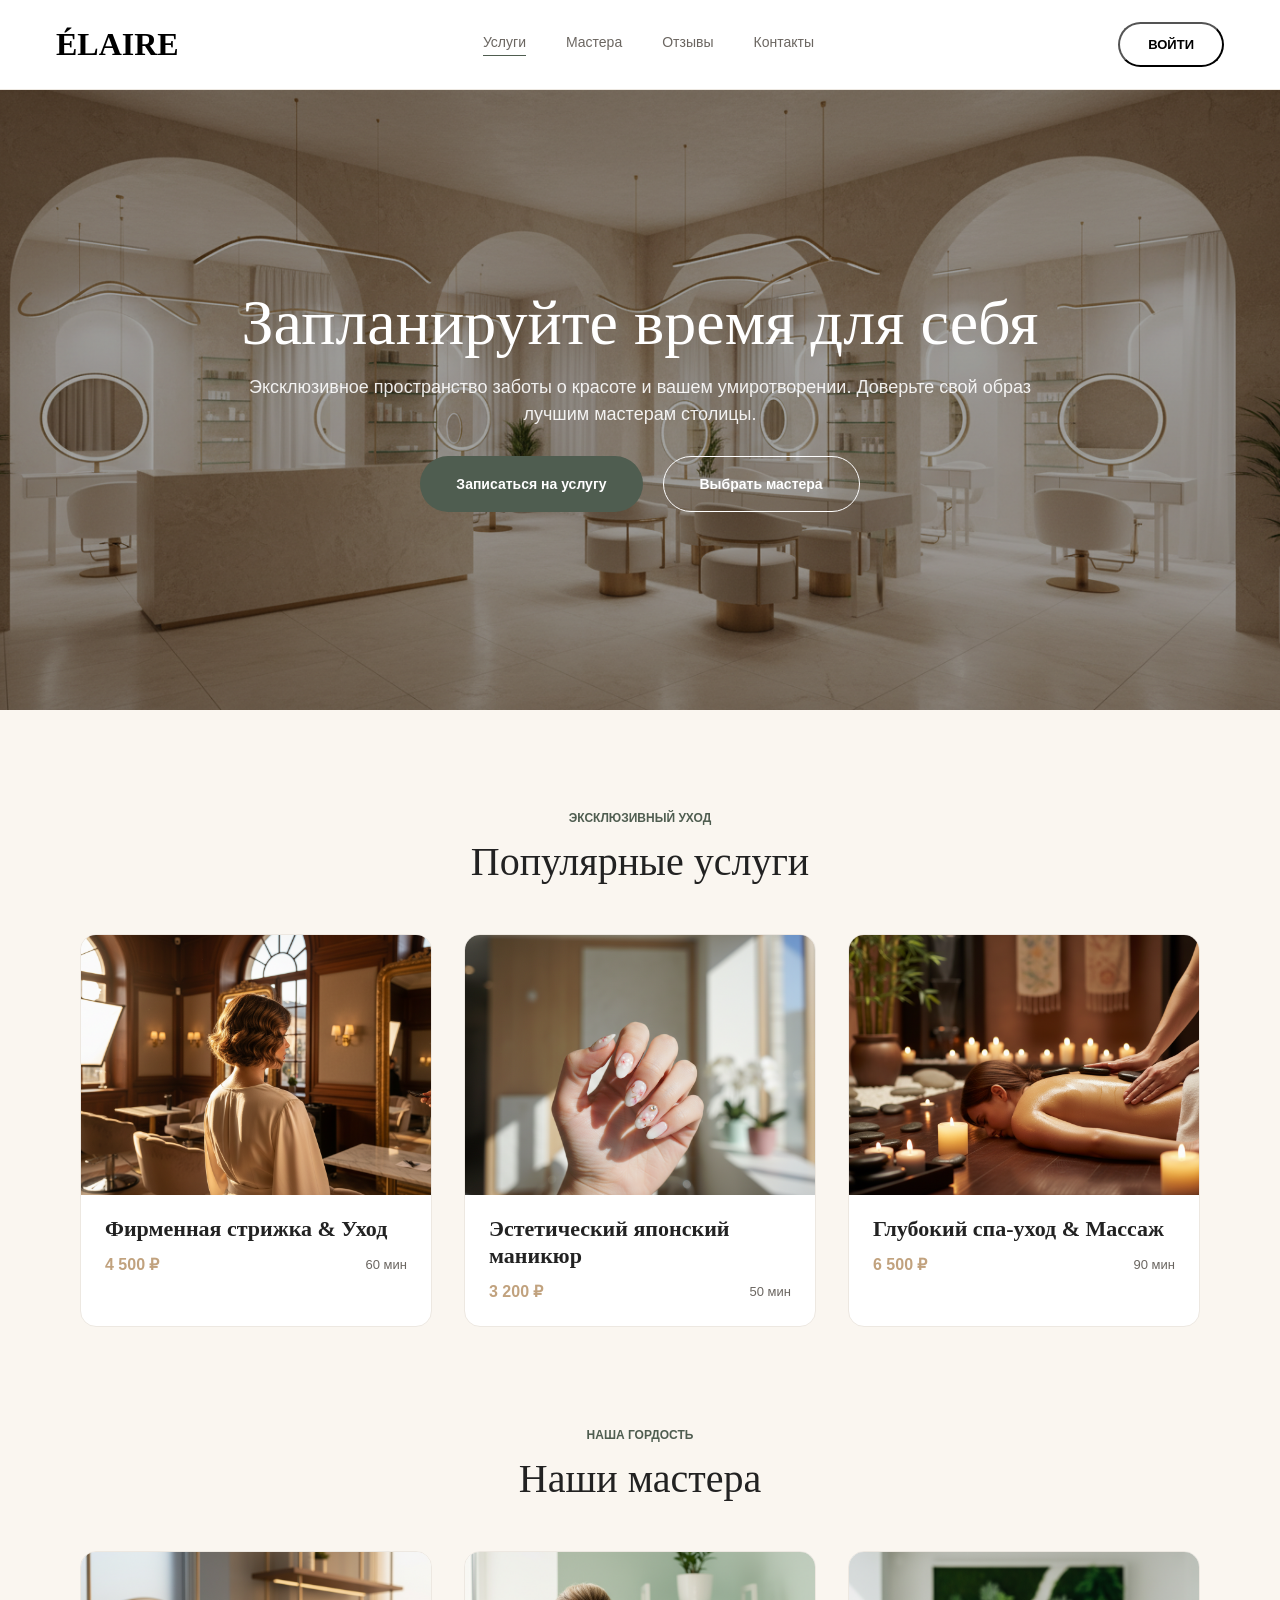
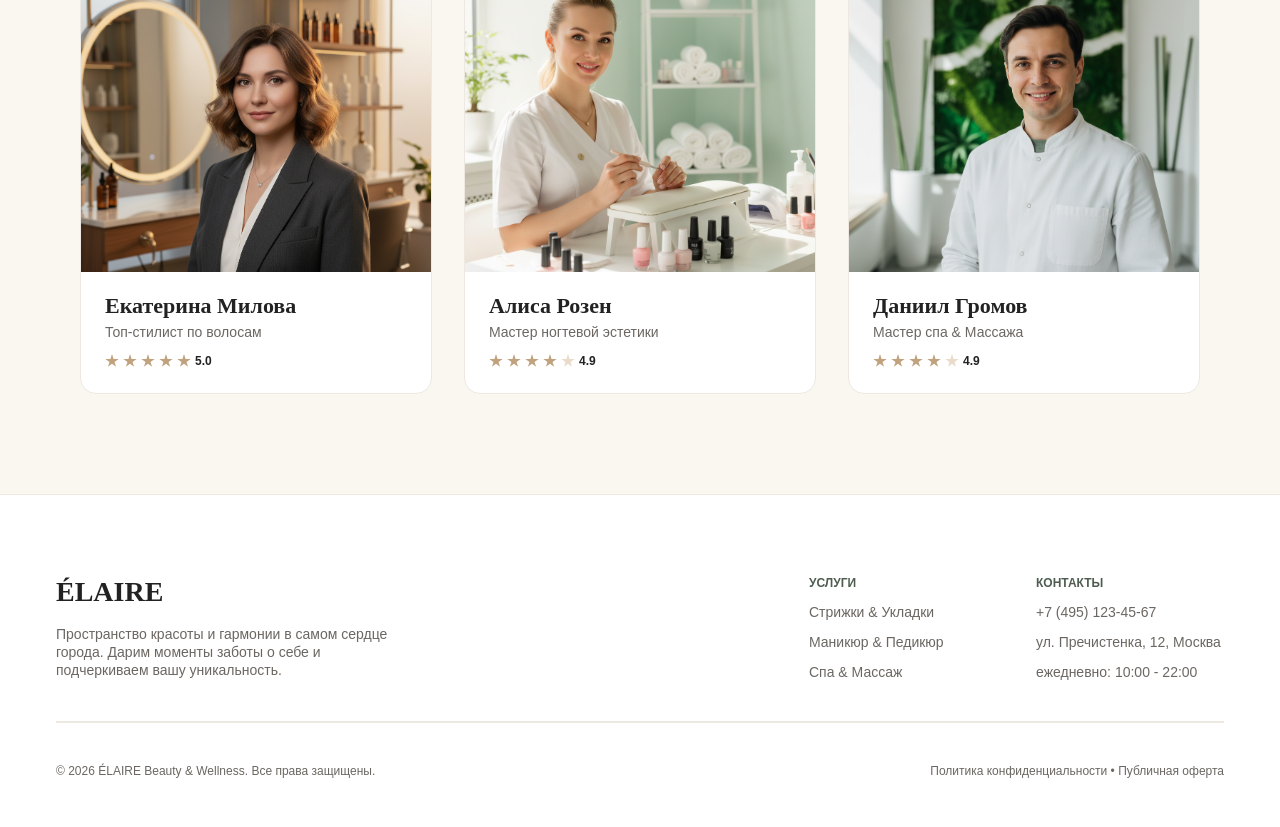
<file: frontend-1-complete/index.html>
<!DOCTYPE html>
<html lang="ru">
  <head>
    <meta charset="UTF-8" />
    <link rel="icon" type="image/svg+xml" href="/favicon.svg" />
    <meta name="viewport" content="width=device-width, initial-scale=1.0" />
    <title>ÉLAIRE — Салон услуг</title>
    <link rel="stylesheet" href="home.css" />
  </head>
  <body>
    <div class="page">
      <!-- header -->
      <header class="header">
        <div class="logo">
          <span class="logo-text">ÉLAIRE</span>
        </div>
        <nav class="nav-links">
          <div class="nav-item active"><a href="#">Услуги</a></div>
          <div class="nav-item"><a href="#">Мастера</a></div>
          <div class="nav-item"><a href="#">Отзывы</a></div>
          <div class="nav-item"><a href="#">Контакты</a></div>
        </nav>
        <button class="login-button"><span>Войти</span></button>
      </header>

      <!-- hero -->
      <section class="hero">
        <div class="hero-text-container">
          <h1 class="hero-title">Запланируйте время для себя</h1>
          <p class="hero-desc">
            Эксклюзивное пространство заботы о красоте и вашем умиротворении.
            Доверьте свой образ лучшим мастерам столицы.
          </p>
        </div>
        <div class="hero-ctas">
          <button
            class="cta-service"
            onclick="window.location.href='services.html'"
          >
            Записаться на услугу
          </button>
          <button class="cta-master">Выбрать мастера</button>
        </div>
      </section>

      <!-- popular services -->
      <section class="popular-services">
        <div class="section-header">
          <span class="section-tag">Эксклюзивный уход</span>
          <h2 class="section-title">Популярные услуги</h2>
        </div>
        <div class="services-grid">
          <article class="service-card">
            <div
              class="service-card-image"
              style="background-image: url('images/service-haircut.png')"
            ></div>
            <div class="service-card-body">
              <h3 class="service-card-title">Фирменная стрижка &amp; Уход</h3>
              <div class="service-card-meta">
                <span class="price">4 500 ₽</span>
                <span class="duration">60 мин</span>
              </div>
            </div>
          </article>
          <article class="service-card">
            <div
              class="service-card-image"
              style="background-image: url('images/service-manicure.png')"
            ></div>
            <div class="service-card-body">
              <h3 class="service-card-title">Эстетический японский маникюр</h3>
              <div class="service-card-meta">
                <span class="price">3 200 ₽</span>
                <span class="duration">50 мин</span>
              </div>
            </div>
          </article>
          <article class="service-card">
            <div
              class="service-card-image"
              style="background-image: url('images/service-spa.png')"
            ></div>
            <div class="service-card-body">
              <h3 class="service-card-title">Глубокий спа-уход &amp; Массаж</h3>
              <div class="service-card-meta">
                <span class="price">6 500 ₽</span>
                <span class="duration">90 мин</span>
              </div>
            </div>
          </article>
        </div>
      </section>

      <!-- our masters -->
      <section class="our-masters">
        <div class="section-header">
          <span class="section-tag">Наша гордость</span>
          <h2 class="section-title">Наши мастера</h2>
        </div>
        <div class="masters-grid">
          <article class="master-card">
            <div
              class="master-card-image"
              style="background-image: url('images/master-ekaterina.png')"
            ></div>
            <div class="master-card-body">
              <div class="master-info">
                <h3 class="master-name">Екатерина Милова</h3>
                <span class="master-role">Топ-стилист по волосам</span>
              </div>
              <div class="stars">
                <span class="star"></span>
                <span class="star"></span>
                <span class="star"></span>
                <span class="star"></span>
                <span class="star"></span>
                <span class="rating">5.0</span>
              </div>
            </div>
          </article>
          <article class="master-card">
            <div
              class="master-card-image"
              style="background-image: url('images/master-alisa.png')"
            ></div>
            <div class="master-card-body">
              <div class="master-info">
                <h3 class="master-name">Алиса Розен</h3>
                <span class="master-role">Мастер ногтевой эстетики</span>
              </div>
              <div class="stars">
                <span class="star"></span>
                <span class="star"></span>
                <span class="star"></span>
                <span class="star"></span>
                <span class="star star-empty"></span>
                <span class="rating">4.9</span>
              </div>
            </div>
          </article>
          <article class="master-card">
            <div
              class="master-card-image"
              style="background-image: url('images/master-daniil.png')"
            ></div>
            <div class="master-card-body">
              <div class="master-info">
                <h3 class="master-name">Даниил Громов</h3>
                <span class="master-role">Мастер спа &amp; Массажа</span>
              </div>
              <div class="stars">
                <span class="star"></span>
                <span class="star"></span>
                <span class="star"></span>
                <span class="star"></span>
                <span class="star star-empty"></span>
                <span class="rating">4.9</span>
              </div>
            </div>
          </article>
        </div>
      </section>

      <!-- footer -->
      <footer class="footer">
        <div class="footer-top">
          <div class="footer-brand">
            <span class="brand-name">ÉLAIRE</span>
            <span class="brand-desc"
              >Пространство красоты и гармонии в самом сердце города. Дарим
              моменты заботы о себе и подчеркиваем вашу уникальность.</span
            >
          </div>
          <div class="footer-links-row">
            <div class="links-col" style="width: 147px">
              <span class="col-title">Услуги</span>
              <a href="#">Стрижки &amp; Укладки</a>
              <a href="#">Маникюр &amp; Педикюр</a>
              <a href="#">Спа &amp; Массаж</a>
            </div>
            <div class="links-col" style="width: 188px">
              <span class="col-title">Контакты</span>
              <a href="#">+7 (495) 123-45-67</a>
              <a href="#">ул. Пречистенка, 12, Москва</a>
              <a href="#">ежедневно: 10:00 - 22:00</a>
            </div>
          </div>
        </div>
        <div class="footer-line"></div>
        <div class="footer-bottom">
          <span class="copy"
            >© 2026 ÉLAIRE Beauty &amp; Wellness. Все права защищены.</span
          >
          <span class="legal"
            >Политика конфиденциальности • Публичная оферта</span
          >
        </div>
      </footer>
    </div>
  </body>
</html>
</file>
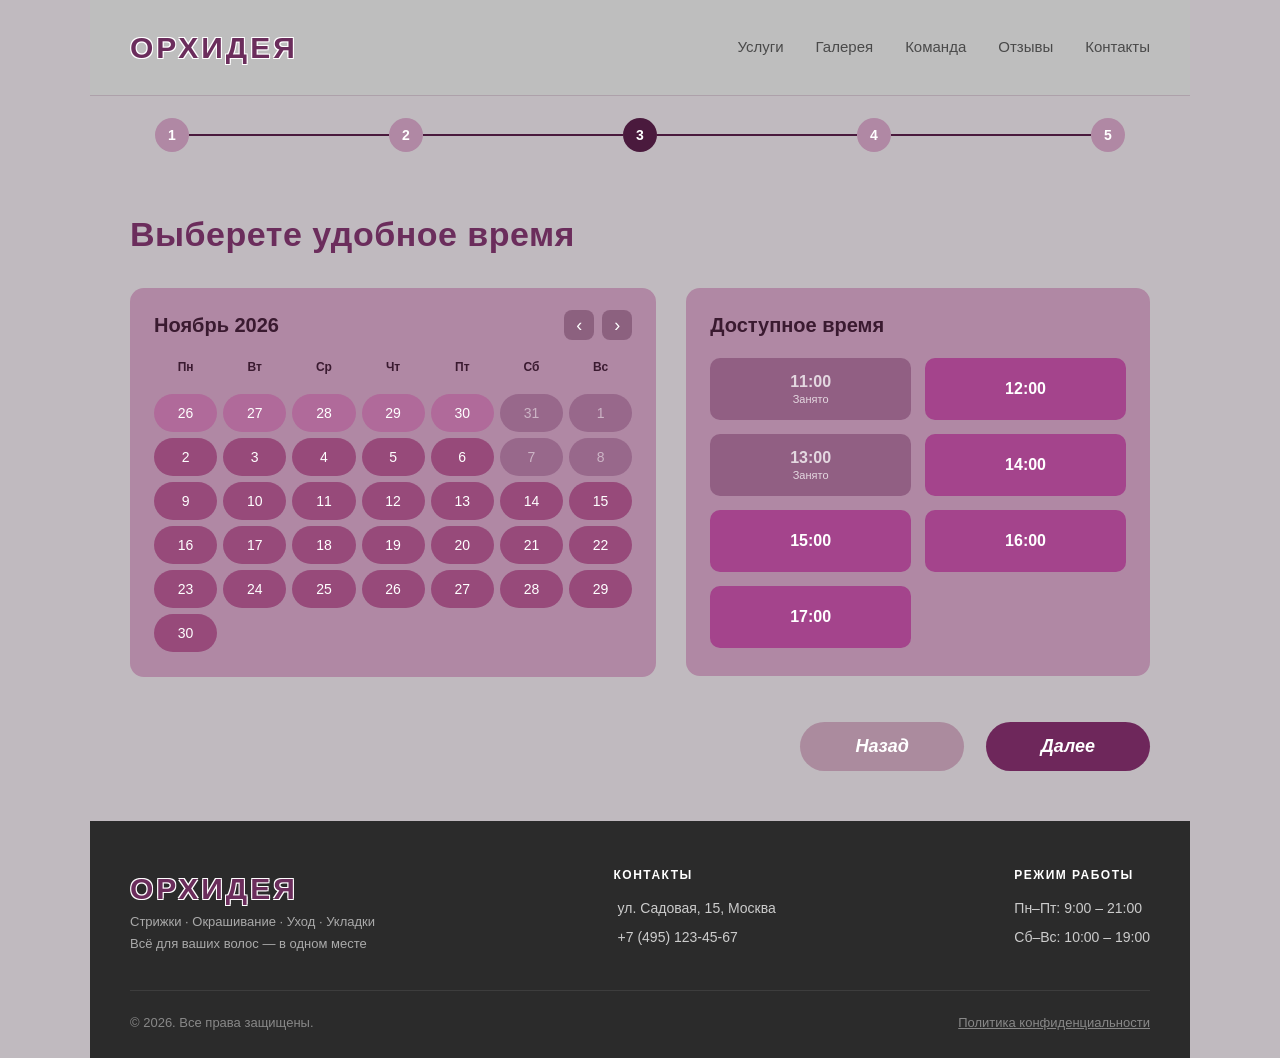
<file: frontend-1-practice/index.html>
<!DOCTYPE html>
<html lang="ru">
  <head>
    <meta charset="UTF-8" />
    <meta name="viewport" content="width=device-width, initial-scale=1.0" />
    <title>Выбор даты и времени — ОРХИДЕЯ</title>
    <link rel="stylesheet" href="styles.css" />
  </head>
  <body>
    <div class="page">

      <!-- Шапка -->
      <header class="header">
        <div class="logo">
          <span class="logo-text">ОРХИДЕЯ</span>
        </div>
        <nav class="nav">
          <a href="#" class="nav-link">Услуги</a>
          <a href="#" class="nav-link">Галерея</a>
          <a href="#" class="nav-link">Команда</a>
          <a href="#" class="nav-link">Отзывы</a>
          <a href="#" class="nav-link">Контакты</a>
        </nav>
      </header>

      <!-- Индикатор шагов -->
      <section class="steps">
        <div class="step">
          <div class="step-circle">1</div>
        </div>
        <div class="step-line"></div>
        <div class="step">
          <div class="step-circle">2</div>
        </div>
        <div class="step-line"></div>
        <div class="step">
          <div class="step-circle active">3</div>
        </div>
        <div class="step-line"></div>
        <div class="step">
          <div class="step-circle">4</div>
        </div>
        <div class="step-line"></div>
        <div class="step">
          <div class="step-circle">5</div>
        </div>
      </section>

      <!-- Основной контент -->
      <main class="main">
        <h1 class="main-title">Выберете удобное время</h1>

        <div class="content-wrapper">

          <!-- Календарь -->
          <section class="calendar">
            <div class="calendar-header">
              <span class="calendar-month">Ноябрь 2026</span>
              <div class="calendar-nav">
                <button class="calendar-arrow">‹</button>
                <button class="calendar-arrow">›</button>
              </div>
            </div>

            <div class="calendar-weekdays">
              <span>Пн</span>
              <span>Вт</span>
              <span>Ср</span>
              <span>Чт</span>
              <span>Пт</span>
              <span>Сб</span>
              <span>Вс</span>
            </div>

            <div class="calendar-grid">
              <button class="day other-month">26</button>
              <button class="day other-month">27</button>
              <button class="day other-month">28</button>
              <button class="day other-month">29</button>
              <button class="day other-month">30</button>
              <button class="day disabled">31</button>
              <button class="day disabled">1</button>

              <button class="day">2</button>
              <button class="day">3</button>
              <button class="day">4</button>
              <button class="day">5</button>
              <button class="day">6</button>
              <button class="day disabled ">7</button>
              <button class="day disabled">8</button>

              <button class="day">9</button>
              <button class="day">10</button>
              <button class="day">11</button>
              <button class="day">12</button>
              <button class="day">13</button>
              <button class="day">14</button>
              <button class="day">15</button>

              <button class="day">16</button>
              <button class="day">17</button>
              <button class="day">18</button>
              <button class="day">19</button>
              <button class="day">20</button>
              <button class="day">21</button>
              <button class="day">22</button>

              <button class="day">23</button>
              <button class="day">24</button>
              <button class="day">25</button>
              <button class="day">26</button>
              <button class="day">27</button>
              <button class="day">28</button>
              <button class="day">29</button>

              <button class="day">30</button>


            </div>
          </section>

          <!-- Слоты времени -->
          <section class="time-slots">
            <h2 class="slots-title">Доступное время</h2>
            <div class="slots-grid">
              <button class="slot busy" disabled>
                <span class="slot-time">11:00</span>
                <span class="slot-status">Занято</span>
              </button>
              <button class="slot">
                <span class="slot-time">12:00</span>
              </button>
              <button class="slot busy" disabled>
                <span class="slot-time">13:00</span>
                <span class="slot-status">Занято</span>
              </button>
              <button class="slot">
                <span class="slot-time">14:00</span>
              </button>
              <button class="slot">
                <span class="slot-time">15:00</span>
              </button>
              <button class="slot">
                <span class="slot-time">16:00</span>
              </button>
              <button class="slot">
                <span class="slot-time">17:00</span>
              </button>
            </div>
          </section>

        </div>

        <!-- Кнопки навигации -->
        <div class="actions">
          <button class="btn btn-back">Назад</button>
          <button class="btn btn-next">Далее</button>
        </div>
      </main>

      <!-- Подвал -->
      <footer class="footer">
        <div class="footer-content">

          <div class="footer-brand">
            <span class="logo-text">ОРХИДЕЯ</span>
            <p class="footer-desc">
              Стрижки · Окрашивание · Уход · Укладки<br />
              Всё для ваших волос — в одном месте
            </p>
          </div>

          <div class="footer-col">
            <span class="footer-title">КОНТАКТЫ</span>
            <p class="footer-text">
              <span class="footer-icon"></span> ул. Садовая, 15, Москва
            </p>
            <p class="footer-text">
              <span class="footer-icon"></span> +7 (495) 123-45-67
            </p>
          </div>

          <div class="footer-col">
            <span class="footer-title">РЕЖИМ РАБОТЫ</span>
            <p class="footer-text">Пн–Пт: 9:00 – 21:00</p>
            <p class="footer-text">Сб–Вс: 10:00 – 19:00</p>
          </div>

        </div>

        <div class="footer-bottom">
          <span class="copyright">© 2026. Все права защищены.</span>
          <a href="#" class="footer-link">Политика конфиденциальности</a>
        </div>
      </footer>

    </div>
  </body>
</html>
</file>
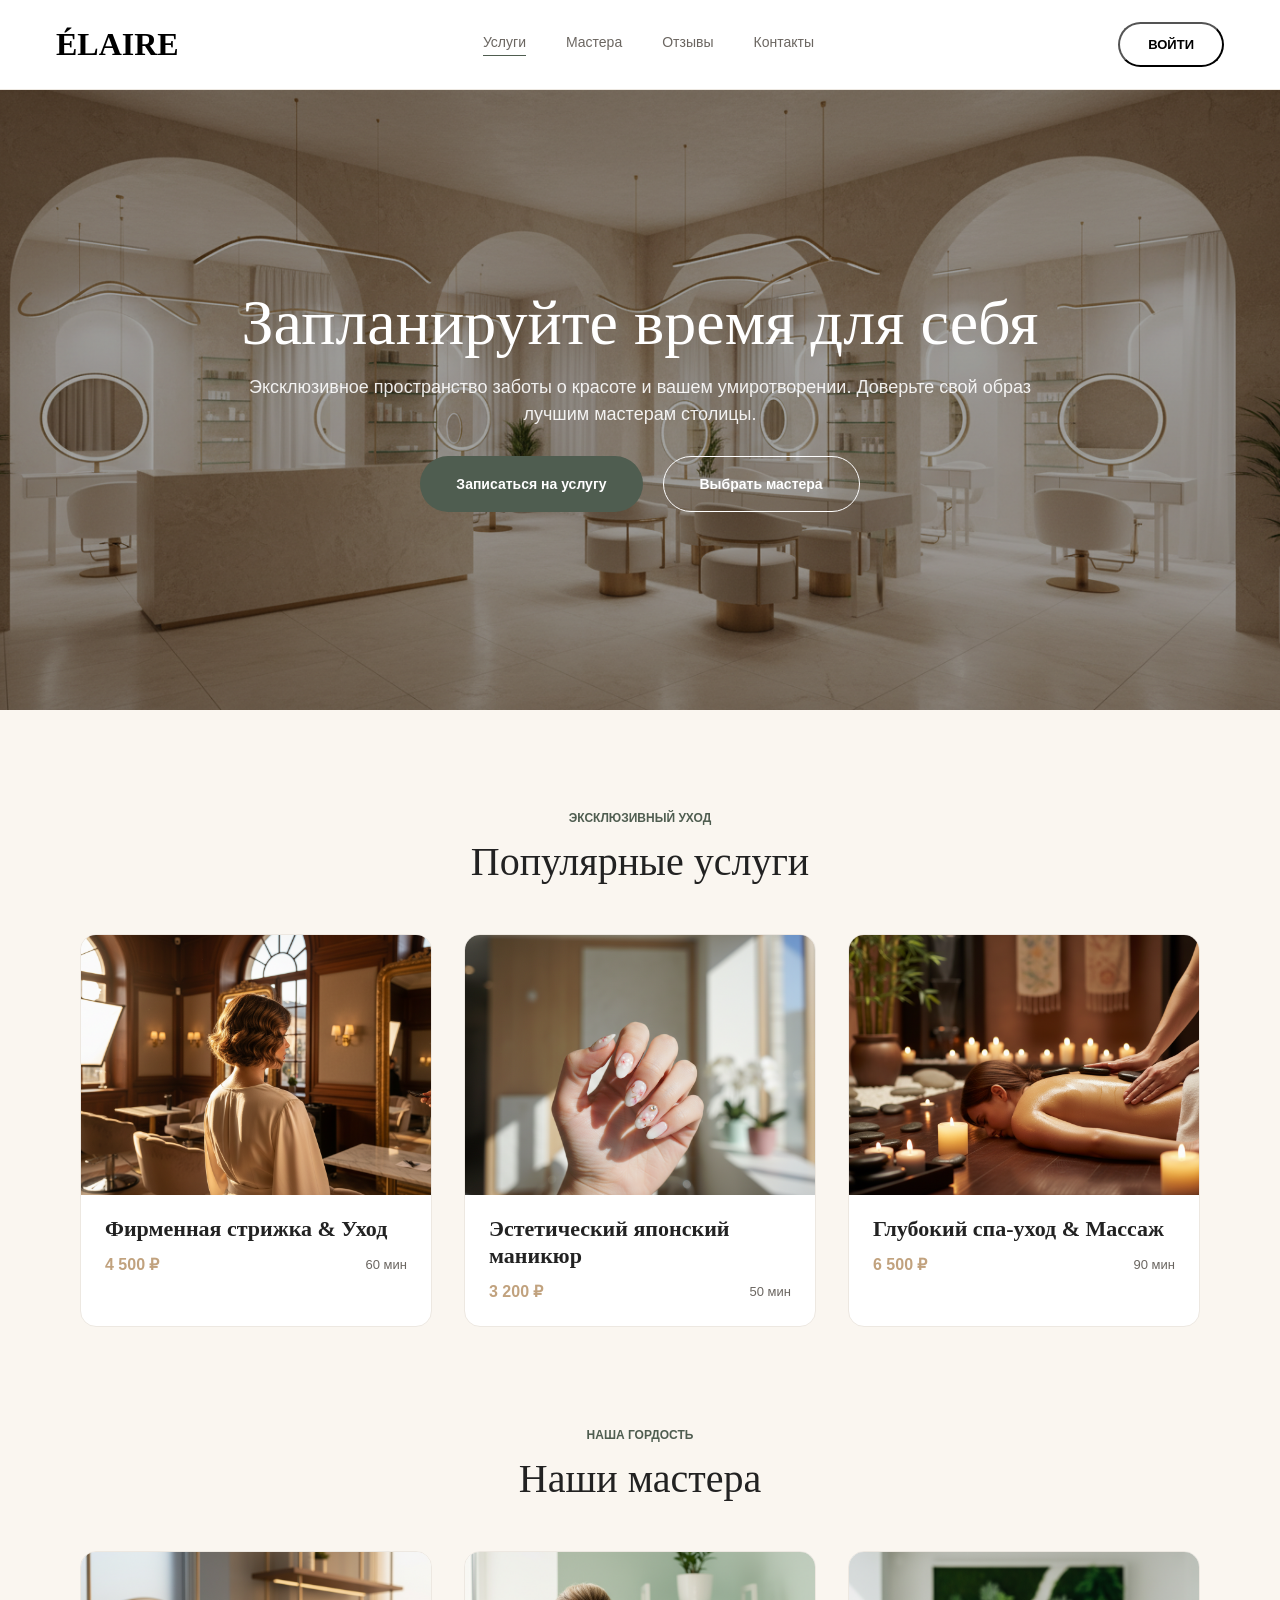
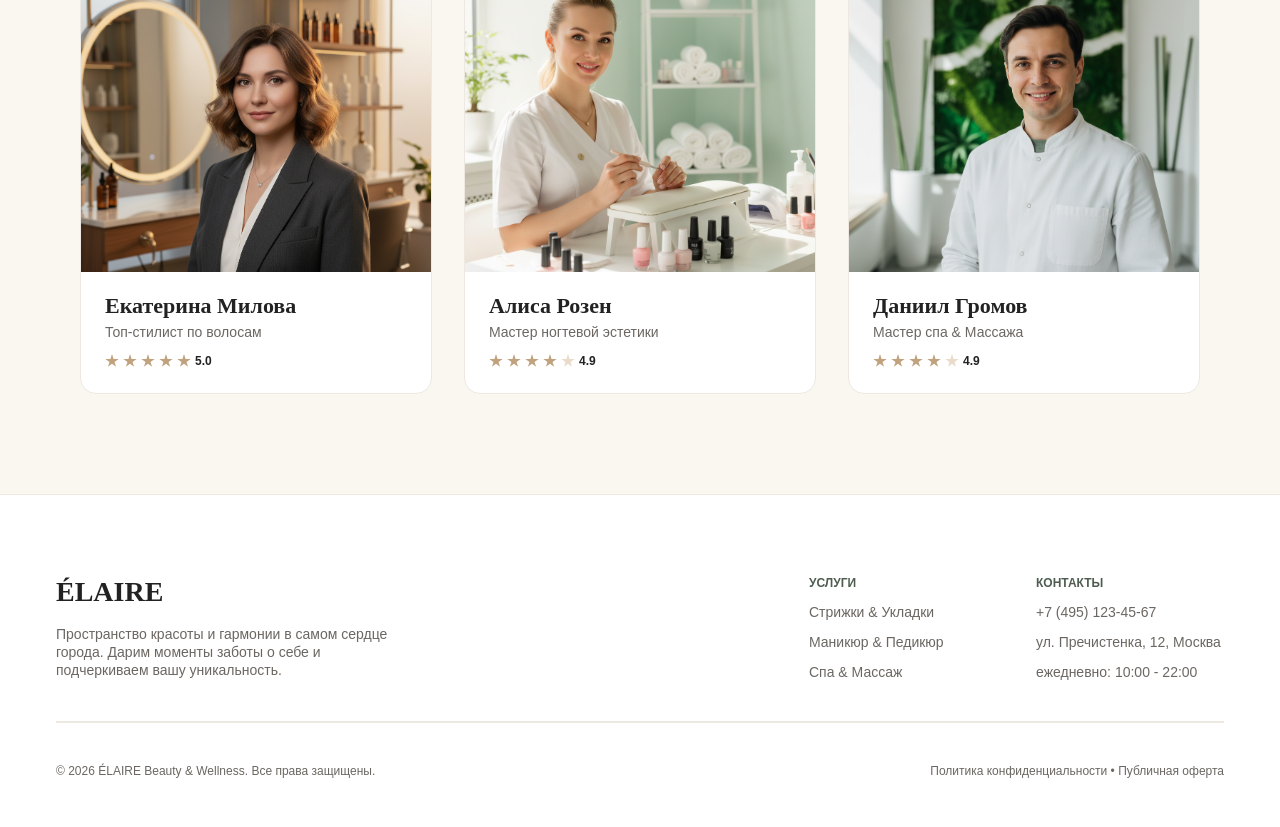
<file: frontend-2-complete/index.html>
<!DOCTYPE html>
<html lang="ru">
  <head>
    <meta charset="UTF-8" />
    <link rel="icon" type="image/svg+xml" href="/favicon.svg" />
    <meta name="viewport" content="width=device-width, initial-scale=1.0" />
    <title>ÉLAIRE — Салон услуг</title>
    <link rel="stylesheet" href="home.css" />
  </head>
  <body>
    <div class="page">
      <!-- header -->
      <header class="header">
        <div class="logo">
          <span class="logo-text">ÉLAIRE</span>
        </div>
        <nav class="nav-links">
          <div class="nav-item active"><a href="#">Услуги</a></div>
          <div class="nav-item"><a href="#">Мастера</a></div>
          <div class="nav-item"><a href="#">Отзывы</a></div>
          <div class="nav-item"><a href="#">Контакты</a></div>
        </nav>
        <button class="login-button"><span>Войти</span></button>
      </header>

      <!-- hero -->
      <section class="hero">
        <div class="hero-text-container">
          <h1 class="hero-title">Запланируйте время для себя</h1>
          <p class="hero-desc">
            Эксклюзивное пространство заботы о красоте и вашем умиротворении.
            Доверьте свой образ лучшим мастерам столицы.
          </p>
        </div>
        <div class="hero-ctas">
          <button class="cta-service">Записаться на услугу</button>
          <button class="cta-master">Выбрать мастера</button>
        </div>
      </section>

      <!-- popular services -->
      <section class="popular-services">
        <div class="section-header">
          <span class="section-tag">Эксклюзивный уход</span>
          <h2 class="section-title">Популярные услуги</h2>
        </div>
        <div class="services-grid">
          <article class="service-card">
            <div
              class="service-card-image"
              style="background-image: url('images/service-haircut.png')"
            ></div>
            <div class="service-card-body">
              <h3 class="service-card-title">Фирменная стрижка &amp; Уход</h3>
              <div class="service-card-meta">
                <span class="price">4 500 ₽</span>
                <span class="duration">60 мин</span>
              </div>
            </div>
          </article>
          <article class="service-card">
            <div
              class="service-card-image"
              style="background-image: url('images/service-manicure.png')"
            ></div>
            <div class="service-card-body">
              <h3 class="service-card-title">Эстетический японский маникюр</h3>
              <div class="service-card-meta">
                <span class="price">3 200 ₽</span>
                <span class="duration">50 мин</span>
              </div>
            </div>
          </article>
          <article class="service-card">
            <div
              class="service-card-image"
              style="background-image: url('images/service-spa.png')"
            ></div>
            <div class="service-card-body">
              <h3 class="service-card-title">Глубокий спа-уход &amp; Массаж</h3>
              <div class="service-card-meta">
                <span class="price">6 500 ₽</span>
                <span class="duration">90 мин</span>
              </div>
            </div>
          </article>
        </div>
      </section>

      <!-- our masters -->
      <section class="our-masters">
        <div class="section-header">
          <span class="section-tag">Наша гордость</span>
          <h2 class="section-title">Наши мастера</h2>
        </div>
        <div class="masters-grid">
          <article class="master-card">
            <div
              class="master-card-image"
              style="background-image: url('images/master-ekaterina.png')"
            ></div>
            <div class="master-card-body">
              <div class="master-info">
                <h3 class="master-name">Екатерина Милова</h3>
                <span class="master-role">Топ-стилист по волосам</span>
              </div>
              <div class="stars">
                <span class="star"></span>
                <span class="star"></span>
                <span class="star"></span>
                <span class="star"></span>
                <span class="star"></span>
                <span class="rating">5.0</span>
              </div>
            </div>
          </article>
          <article class="master-card">
            <div
              class="master-card-image"
              style="background-image: url('images/master-alisa.png')"
            ></div>
            <div class="master-card-body">
              <div class="master-info">
                <h3 class="master-name">Алиса Розен</h3>
                <span class="master-role">Мастер ногтевой эстетики</span>
              </div>
              <div class="stars">
                <span class="star"></span>
                <span class="star"></span>
                <span class="star"></span>
                <span class="star"></span>
                <span class="star star-empty"></span>
                <span class="rating">4.9</span>
              </div>
            </div>
          </article>
          <article class="master-card">
            <div
              class="master-card-image"
              style="background-image: url('images/master-daniil.png')"
            ></div>
            <div class="master-card-body">
              <div class="master-info">
                <h3 class="master-name">Даниил Громов</h3>
                <span class="master-role">Мастер спа &amp; Массажа</span>
              </div>
              <div class="stars">
                <span class="star"></span>
                <span class="star"></span>
                <span class="star"></span>
                <span class="star"></span>
                <span class="star star-empty"></span>
                <span class="rating">4.9</span>
              </div>
            </div>
          </article>
        </div>
      </section>

      <!-- footer -->
      <footer class="footer">
        <div class="footer-top">
          <div class="footer-brand">
            <span class="brand-name">ÉLAIRE</span>
            <span class="brand-desc"
              >Пространство красоты и гармонии в самом сердце города. Дарим
              моменты заботы о себе и подчеркиваем вашу уникальность.</span
            >
          </div>
          <div class="footer-links-row">
            <div class="links-col" style="width: 147px">
              <span class="col-title">Услуги</span>
              <a href="#">Стрижки &amp; Укладки</a>
              <a href="#">Маникюр &amp; Педикюр</a>
              <a href="#">Спа &amp; Массаж</a>
            </div>
            <div class="links-col" style="width: 188px">
              <span class="col-title">Контакты</span>
              <a href="#">+7 (495) 123-45-67</a>
              <a href="#">ул. Пречистенка, 12, Москва</a>
              <a href="#">ежедневно: 10:00 - 22:00</a>
            </div>
          </div>
        </div>
        <div class="footer-line"></div>
        <div class="footer-bottom">
          <span class="copy"
            >© 2026 ÉLAIRE Beauty &amp; Wellness. Все права защищены.</span
          >
          <span class="legal"
            >Политика конфиденциальности • Публичная оферта</span
          >
        </div>
      </footer>
    </div>
    <script src="./home.js"></script>
  </body>
</html>
</file>
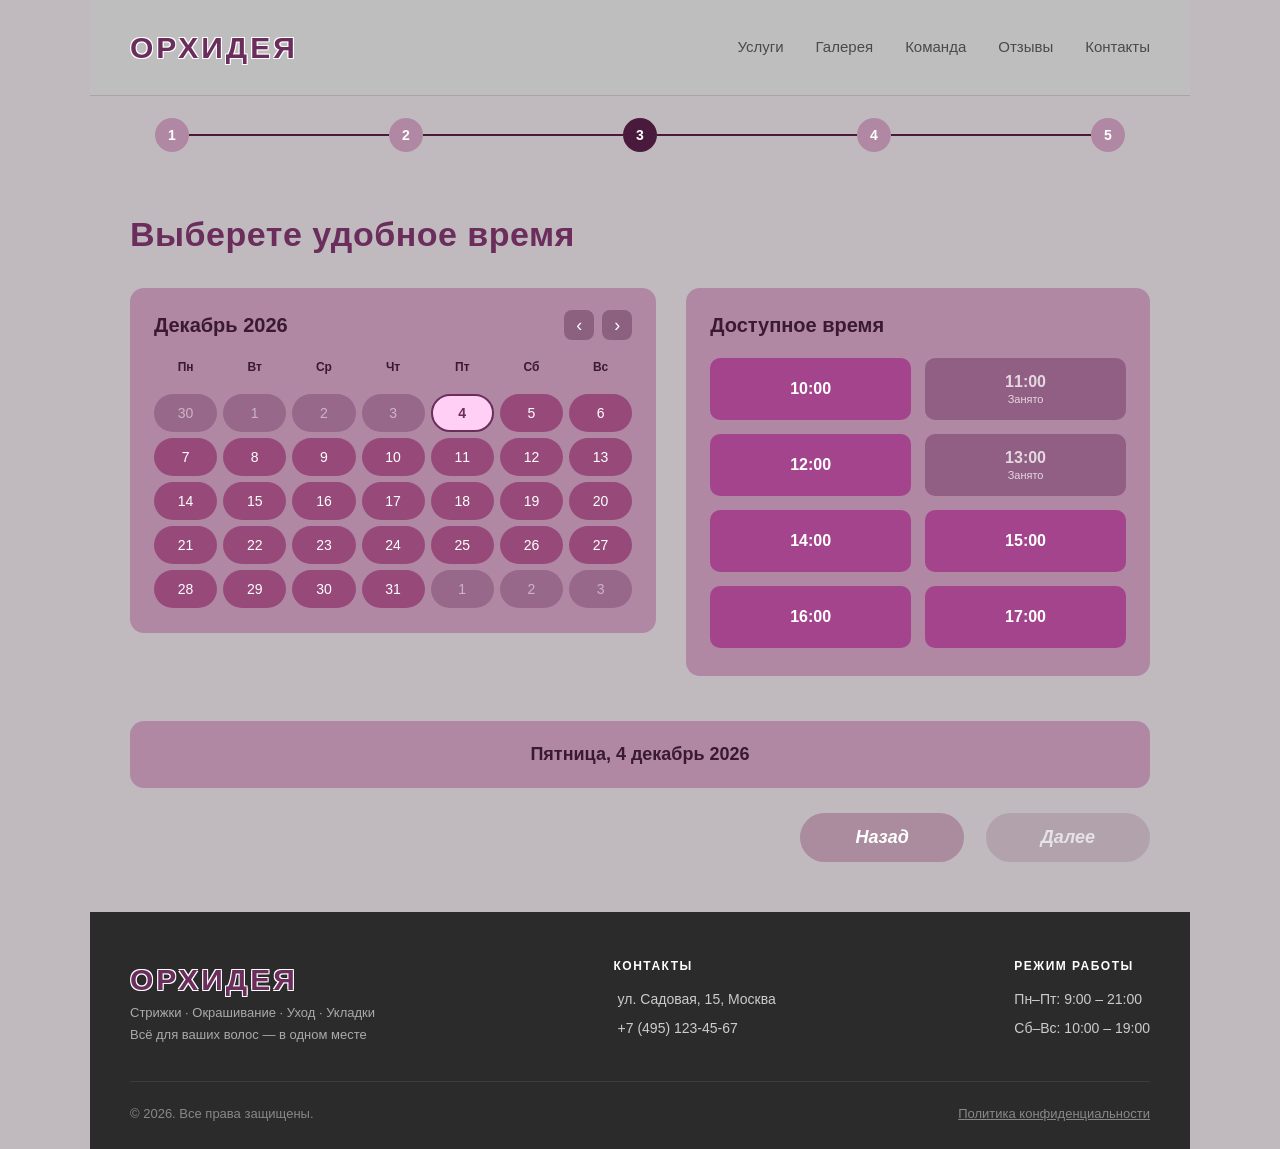
<file: frontend-2-practice/index.html>
<!DOCTYPE html>
<html lang="ru">
  <head>
    <meta charset="UTF-8" />
    <meta name="viewport" content="width=device-width, initial-scale=1.0" />
    <title>Выбор даты и времени — ОРХИДЕЯ</title>
    <link rel="stylesheet" href="styles.css" />
  </head>
  <body>
    <div class="page">

      <!-- Шапка -->
      <header class="header">
        <div class="logo">
          <span class="logo-text">ОРХИДЕЯ</span>
        </div>
        <nav class="nav">
          <a href="#" class="nav-link">Услуги</a>
          <a href="#" class="nav-link">Галерея</a>
          <a href="#" class="nav-link">Команда</a>
          <a href="#" class="nav-link">Отзывы</a>
          <a href="#" class="nav-link">Контакты</a>
        </nav>
      </header>

      <!-- Индикатор шагов -->
      <section class="steps">
        <div class="step">
          <div class="step-circle">1</div>
        </div>
        <div class="step-line"></div>
        <div class="step">
          <div class="step-circle">2</div>
        </div>
        <div class="step-line"></div>
        <div class="step">
          <div class="step-circle active">3</div>
        </div>
        <div class="step-line"></div>
        <div class="step">
          <div class="step-circle">4</div>
        </div>
        <div class="step-line"></div>
        <div class="step">
          <div class="step-circle">5</div>
        </div>
      </section> 
 
    <!-- Основной контент -->
    <main class="main">
      <h1 class="main-title">Выберете удобное время</h1>

      <div class="content-wrapper">
        <!-- Календарь -->
        <section class="calendar">
          <div class="calendar-header">
            <span class="calendar-month" id="calendar-month">Ноябрь 2026</span>
            <div class="calendar-nav">
              <button class="calendar-arrow" id="prev-month">‹</button>
              <button class="calendar-arrow" id="next-month">›</button>
            </div>
          </div>

          <div class="calendar-weekdays">
            <span>Пн</span>
            <span>Вт</span>
            <span>Ср</span>
            <span>Чт</span>
            <span>Пт</span>
            <span>Сб</span>
            <span>Вс</span>
          </div>

          <!-- Сюда JS будет вставлять дни -->
          <div class="calendar-grid" id="calendar-grid"></div>
        </section>

        <!-- Слоты времени -->
        <section class="time-slots">
          <h2 class="slots-title">Доступное время</h2>

          <!-- Сюда JS будет вставлять кнопки времени -->
           
          <div class="slots-grid" id="slots-grid"></div>
        </section>
      </div>

      <!-- Нижняя панель (новая) -->
      <div class="booking-summary">
        <div class="summary-text" id="summary-text">
          Выберите дату и время
        </div>
      </div>

      <!-- Кнопки навигации -->
      <div class="actions">
        <button class="btn btn-back">Назад</button>
        <button class="btn btn-next">Далее</button>
      </div>
    </main>

      <!-- Подвал -->
      <footer class="footer">
        <div class="footer-content">

          <div class="footer-brand">
            <span class="logo-text">ОРХИДЕЯ</span>
            <p class="footer-desc">
              Стрижки · Окрашивание · Уход · Укладки<br />
              Всё для ваших волос — в одном месте
            </p>
          </div>

          <div class="footer-col">
            <span class="footer-title">КОНТАКТЫ</span>
            <p class="footer-text">
              <span class="footer-icon"></span> ул. Садовая, 15, Москва
            </p>
            <p class="footer-text">
              <span class="footer-icon"></span> +7 (495) 123-45-67
            </p>
          </div>

          <div class="footer-col">
            <span class="footer-title">РЕЖИМ РАБОТЫ</span>
            <p class="footer-text">Пн–Пт: 9:00 – 21:00</p>
            <p class="footer-text">Сб–Вс: 10:00 – 19:00</p>
          </div>

        </div>

        <div class="footer-bottom">
          <span class="copyright">© 2026. Все права защищены.</span>
          <a href="#" class="footer-link">Политика конфиденциальности</a>
        </div>
      </footer>

    </div>
    <!-- Подключение скрипта -->
    <script src="script.js"></script>

  </body>
</html>
</file>
<file: frontend-1-complete/home.css>
/* ===== reset & base ===== */
* {
  margin: 0;
  padding: 0;
  box-sizing: border-box;
}

body {
  min-height: 100vh;
  font-family: "DM Sans", sans-serif;
}

.page {
  display: flex;
  flex-direction: column;
  min-height: 100vh;
  background: #faf6f0;
}

/* ===== header ===== */
.header {
  display: flex;
  flex-direction: row;
  justify-content: space-between;
  align-items: center;
  padding: 0px 56px;
  height: 90px;
  background: #ffffff;
  border-bottom: 1px solid #ede8e1;
}

.logo-text {
  font-family: "Cormorant Garamond", serif;
  font-weight: 600;
  font-size: 32px;
  line-height: 39px;
  cursor: pointer;
}

.nav-links {
  display: flex;
  flex-direction: row;
  gap: 40px;
}

.nav-item {
  padding-bottom: 4px;
  border-bottom: 1.5px solid transparent;
}

.nav-item.active {
  border-bottom-color: #4f5d50;
}

.nav-item a {
  font-size: 14px;
  line-height: 18px;
  color: #6b6661;
  text-decoration: none;
}

.login-button {
  padding: 12px 28px;
  border-radius: 100px;
  background: transparent;
  cursor: pointer;
  font-weight: 600;
  font-size: 13px;
  line-height: 17px;
  text-transform: uppercase;
}

/* ===== hero ===== */
.hero {
  display: flex;
  flex-direction: column;
  justify-content: center;
  align-items: center;
  padding: 0px 80px;
  gap: 28px;
  height: 620px;
  background: linear-gradient(0deg, rgba(0, 0, 0, 0.35), rgba(0, 0, 0, 0.35)),
    url("./images/hero-salon.png") center / cover no-repeat;
}

.hero-text-container {
  display: flex;
  flex-direction: column;
  align-items: center;
  gap: 16px;
  max-width: 800px;
}

.hero-title {
  font-family: "Cormorant Garamond", serif;
  font-weight: 400;
  font-size: 64px;
  line-height: 1.1;
  text-align: center;
  color: #ffffff;
}

.hero-desc {
  font-size: 18px;
  line-height: 1.5;
  text-align: center;
  color: #ffffff;
  opacity: 0.9;
}

.hero-ctas {
  display: flex;
  flex-direction: row;
  gap: 20px;
}

.cta-service {
  padding: 18px 36px;
  background: #4f5d50;
  border-radius: 100px;
  border: none;
  cursor: pointer;
  font-weight: 600;
  font-size: 14px;
  line-height: 18px;
  color: #ffffff;
}

.cta-service:hover {
  background: #3d4a3e;
}

.cta-master {
  padding: 18px 36px;
  background: transparent;
  border: 1px solid #ffffff;
  border-radius: 100px;
  cursor: pointer;
  font-weight: 600;
  font-size: 14px;
  line-height: 18px;
  color: #ffffff;
}

.cta-master:hover {
  background: rgba(255, 255, 255, 0.1);
}

/* ===== section header ===== */
.section-header {
  display: flex;
  flex-direction: column;
  align-items: center;
  gap: 12px;
  width: 100%;
}

.section-tag {
  font-weight: 700;
  font-size: 12px;
  line-height: 16px;
  text-transform: uppercase;
  color: #4f5d50;
}

.section-title {
  font-family: "Cormorant Garamond", serif;
  font-weight: 500;
  font-size: 40px;
  line-height: 48px;
  color: #222222;
}

/* ===== popular services ===== */
.popular-services {
  display: flex;
  flex-direction: column;
  align-items: flex-start;
  padding: 100px 80px 80px;
  gap: 48px;
  background: #faf6f0;
}

.services-grid {
  display: flex;
  flex-direction: row;
  gap: 32px;
  width: 100%;
}

.service-card {
  display: flex;
  flex-direction: column;
  align-items: flex-start;
  gap: 20px;
  flex: 1;
  padding-bottom: 24px;
  background: #ffffff;
  border: 1px solid #ede8e1;
  border-radius: 16px;
  overflow: hidden;
}

.service-card-image {
  width: 100%;
  height: 260px;
  background-size: cover;
  background-position: center;
  background-repeat: no-repeat;
}

.service-card-image--haircut {
  background-image: url("../images/service-haircut.png");
}

.service-card-image--manicure {
  background-image: url("../images/service-manicure.png");
}

.service-card-image--spa {
  background-image: url("../images/service-spa.png");
}

.service-card-body {
  display: flex;
  flex-direction: column;
  gap: 12px;
  padding: 0 24px;
  width: 100%;
}

.service-card-title {
  font-family: "Cormorant Garamond", serif;
  font-weight: 600;
  font-size: 22px;
  line-height: 27px;
  color: #222222;
}

.service-card-meta {
  display: flex;
  flex-direction: row;
  justify-content: space-between;
  align-items: center;
}

.service-card-meta .price {
  font-weight: 600;
  font-size: 16px;
  line-height: 21px;
  color: #c1a27e;
}

.service-card-meta .duration {
  font-size: 13px;
  line-height: 17px;
  color: #6b6661;
}

/* ===== our masters ===== */
.our-masters {
  display: flex;
  flex-direction: column;
  align-items: flex-start;
  padding: 20px 80px 100px;
  gap: 48px;
  background: #faf6f0;
}

.masters-grid {
  display: flex;
  flex-direction: row;
  gap: 32px;
  width: 100%;
}

.master-card {
  display: flex;
  flex-direction: column;
  align-items: flex-start;
  gap: 20px;
  flex: 1;
  padding-bottom: 24px;
  background: #ffffff;
  border: 1px solid #ede8e1;
  border-radius: 16px;
  overflow: hidden;
}

.master-card-image {
  width: 100%;
  height: 320px;
  background-size: cover;
  background-position: center;
  background-repeat: no-repeat;
}

.master-card-image--ekaterina {
  background-image: url("../images/master-ekaterina.png");
}

.master-card-image--alisa {
  background-image: url("../images/master-alisa.png");
}

.master-card-image--daniil {
  background-image: url("../images/master-daniil.png");
}

.master-card-body {
  display: flex;
  flex-direction: column;
  gap: 12px;
  padding: 0 24px;
  width: 100%;
}

.master-info {
  display: flex;
  flex-direction: column;
  gap: 4px;
}

.master-name {
  font-family: "Cormorant Garamond", serif;
  font-weight: 600;
  font-size: 22px;
  line-height: 27px;
  color: #222222;
}

.master-role {
  font-size: 14px;
  line-height: 18px;
  color: #6b6661;
}

.stars {
  display: flex;
  flex-direction: row;
  align-items: center;
  gap: 4px;
}

.star {
  width: 14px;
  height: 14px;
  background: #c1a27e;
  clip-path: polygon(
    50% 0%,
    61% 35%,
    98% 35%,
    68% 57%,
    79% 91%,
    50% 70%,
    21% 91%,
    32% 57%,
    2% 35%,
    39% 35%
  );
}

.star-empty {
  background: #eadbc8;
}

.rating {
  font-weight: 600;
  font-size: 12px;
  line-height: 16px;
  color: #222222;
}

/* ===== footer ===== */
.footer {
  background: #ffffff;
  display: flex;
  flex-direction: column;
  padding: 80px 56px 48px;
  border-top: 1px solid #ede8e1;
  margin-top: auto;
}

.footer-top {
  display: flex;
  flex-direction: row;
  justify-content: space-between;
  gap: 20px;
}

.footer-brand {
  display: flex;
  flex-direction: column;
  gap: 16px;
}

.footer-brand .brand-name {
  font-family: "Cormorant Garamond", serif;
  font-style: normal;
  font-weight: 600;
  font-size: 28px;
  line-height: 34px;
  color: #222222;
}

.footer-brand .brand-desc {
  max-width: 360px;
  font-size: 14px;
  line-height: 18px;
  color: #6b6661;
}

.footer-links-row {
  display: flex;
  flex-direction: row;
  gap: 80px;
}

.links-col {
  display: flex;
  flex-direction: column;
  gap: 12px;
}

.links-col .col-title {
  font-weight: 600;
  font-size: 12px;
  line-height: 16px;
  text-transform: uppercase;
  color: #4f5d50;
}

.links-col a {
  font-size: 14px;
  line-height: 18px;
  color: #6b6661;
  text-decoration: none;
}

.footer-line {
  border: 1px solid #ede8e1;
  margin-top: 40px;
  margin-bottom: 40px;
}

.footer-bottom {
  display: flex;
  flex-direction: row;
  justify-content: space-between;
  align-items: center;
  flex-grow: 0;
}

.footer-bottom .copy {
  font-size: 12px;
  line-height: 16px;
  color: #6b6661;
}

.footer-bottom .legal {
  font-size: 12px;
  line-height: 16px;
  color: #6b6661;
  margin-left: 20px;
}
</file>
<file: frontend-1-practice/styles.css>
* {
  margin: 0;
  padding: 0;
  box-sizing: border-box;
}

body {
  font-family: 'Segoe UI', Tahoma, Geneva, Verdana, sans-serif;
  background-color: #c0babf;
  background-size: cover;
  background-position: center;
  background-attachment: fixed;
  color: #333;
  line-height: 1.5;
}

.page {
  max-width: 1100px;
  margin: 0 auto;
  background-color: transparent;
  min-height: 100vh;
  display: flex;
  flex-direction: column;
}

/* Шапка */
.header {
  display: flex;
  justify-content: space-between;
  align-items: center;
  padding: 25px 40px;
  background-color: #bebebe;
  border-bottom: 1px solid rgba(107, 45, 92, 0.2);
}

.logo-text {
  font-size: 30px;
  font-weight: 800;
  color: #6b2d5c;
  letter-spacing: 3px;
  text-shadow:
    1px 1px 0 #ffffff,
    -1px -1px 0 #ffffff,
    1px -1px 0 #ffffff,
    -1px 1px 0 #ffffff;
}

.nav {
  display: flex;
  gap: 32px;
}

.nav-link {
  text-decoration: none;
  color: #4a4a4a;
  font-size: 15px;
  transition: color 0.3s ease;
}

.nav-link:hover {
  color: #6b2d5c;
}

/* Индикатор шагов */
.steps {
  display: flex;
  align-items: center;
  justify-content: center;
  padding: 22px 40px;
  background-color: #c0babf;
  gap: 0;
}

.step-circle {
  width: 34px;
  height: 34px;
  border-radius: 50%;
  background-color: #b088a4;
  color: #ffffff;
  display: flex;
  align-items: center;
  justify-content: center;
  font-size: 14px;
  font-weight: 600;
  flex-shrink: 0;
}

.step-circle.active {
  background-color: #4a1a3d;
}

.step-line {
  width: 200px;
  height: 2px;
  background-color: #4a1a3d;
}

/* Основной контент */
.main {
  flex: 1;
  padding: 35px 40px 50px;
}

.main-title {
  font-size: 34px;
  font-weight: 800;
  color: #6b2d5c;
  margin-bottom: 28px;
  letter-spacing: 0.5px;
}

.content-wrapper {
  display: flex;
  gap: 30px;
  margin-bottom: 45px;
  align-items: flex-start;
}

/* Календарь */
.calendar {
  flex: 1.15;
  background-color: #b088a4;   
  border-radius: 14px;
  padding: 22px 24px 25px;
}

.calendar-header {
  display: flex;
  justify-content: space-between;
  align-items: center;
  margin-bottom: 18px;
}

.calendar-month {
  font-size: 20px;
  font-weight: 700;
  color: #3a1a30;
}

.calendar-nav {
  display: flex;
  gap: 8px;
}

.calendar-arrow {
  width: 30px;
  height: 30px;
  border-radius: 8px;
  border: none;
  background-color: rgba(74, 26, 61, 0.35);
  color: #ffffff;
  font-size: 18px;
  line-height: 1;
  cursor: pointer;
  display: flex;
  align-items: center;
  justify-content: center;
  transition: background-color 0.s ease;
}

.calendar-arrow:hover {
  background-color: rgba(74, 26, 61, 0.7);
}

.calendar-weekdays {
  display: grid;
  grid-template-columns: repeat(7, 1fr);
  gap: 6px;
  margin-bottom: 18px;
}

.calendar-weekdays span {
  text-align: center;
  font-size: 12px;
  font-weight: 700;
  color: #3a1a30;
}

.calendar-grid {
  display: grid;
  grid-template-columns: repeat(7, 1fr);
  gap: 6px 6px;
}

.day {  
  height: 38px;
  border-radius: 20px;
  display: flex;
  align-items: center;
  justify-content: center;
  font-size: 14px;
  font-weight: 500;
  color: #ffffff;
  background-color: #974a7a;
  cursor: pointer;
  transition: background-color 0.3s ease, transform 0.15s ease;
  border: none;
  font-family: inherit;
}

.day:hover:not(.disabled) {
  background-color: #7a2d62;
  transform: scale(1.05);
}

.day.other-month:hover {
  background-color: #9a5a88;
  transform: scale(1.05);
}

.day.selected {
  background-color: #f5f0f4;
  color: #6b2d5c;
  font-weight: 700;
  border: 2px solid #ffffff;
}

.day.other-month {
  background-color: #b06a9a;
  color: #ffffff;
}

.day.disabled {
  background-color: rgba(107, 45, 92, 0.35);
  color: rgba(255, 255, 255, 0.5);
  cursor: not-allowed;
  pointer-events: none;
}

/* Слоты времени */
.time-slots {
  flex: 1;
  background-color: #b088a4;
  border-radius: 14px;
  padding: 22px 24px 28px;
}

.slots-title {
  font-size: 20px;
  font-weight: 700;
  color: #3a1a30;
  margin-bottom: 18px;
}

.slots-grid {
  display: grid;
  grid-template-columns: repeat(2, 1fr);
  gap: 14px;
}

.slot {
  padding: 14px 10px;
  border-radius: 10px;
  border: none;
  background-color: #a4448c;
  color: #ffffff;
  font-size: 16px;
  font-weight: 600;
  cursor: pointer;
  display: flex;
  flex-direction: column;
  align-items: center;
  justify-content: center;
  gap: 2px;
  min-height: 62px;
  transition: background-color 0.3s ease, transform 0.15s ease;
}

.slot:hover:not(.busy) {
  background-color: #8b3e79;
  transform: translateY(-2px);
}

.slot.busy {
  background-color: rgba(107, 45, 92, 0.45);
  cursor: not-allowed;
  color: rgba(255, 255, 255, 0.75);
  cursor: not-allowed;
  pointer-events: none;
}

.slot-time {
  font-size: 16px;
}

.slot-status {
  font-size: 11px;
  font-weight: 400;
  
}

/* Кнопки действий */
.actions {
  display: flex;
  justify-content: flex-end;
  gap: 22px;
}

.btn {
  padding: 14px 55px;
  border-radius: 30px;
  border: none;
  font-size: 18px;
  font-weight: 600;
  font-style: italic;   
  cursor: pointer;
  transition: background-color 0.3s ease, transform 0.15s ease;
}

.btn-back {
  background-color: #ab8b9e;
  color: #ffffff;
}

.btn-back:hover {
  background-color: #8d6d83;
  transform: translateY(-2px);
}

.btn-next {
  background-color: #6e275b;
  color: #ffffff;
}

.btn-next:hover {
  background-color: #8d3c78;
  transform: translateY(-2px);
}

/* Подвал */
.footer {
  background-color: #2b2b2b;
  color: #ffffff;
  padding: 45px 40px 25px;
}

.footer-content {
  display: flex;
  justify-content: space-between;
  gap: 60px;
  margin-bottom: 35px;
}

.footer-brand {
  max-width: 300px;
}

.footer-logo {
  font-size: 26px;
  font-weight: 800;
  color: #e8a0c8;
  letter-spacing: 3px;
  display: block;
  margin-bottom: 12px;
  text-shadow: 0 0 12px rgba(232, 160, 200, 0.6);
}

.footer-desc {
  font-size: 13px;
  color: #aaa;
  line-height: 1.7;
}

.footer-col {
  display: flex;
  flex-direction: column;
  gap: 8px;
}

.footer-title {
  font-size: 12px;
  font-weight: 700;
  letter-spacing: 1.5px;
  color: #ffffff;
  margin-bottom: 6px;
}

.footer-text {
  font-size: 14px;
  color: #ccc;
}

.footer-icon {
  margin-right: 4px;
}

.footer-bottom {
  display: flex;
  justify-content: space-between;
  align-items: center;
  padding-top: 22px;
  border-top: 1px solid #3d3d3d;
}

.copyright {
  font-size: 13px;
  color: #888;
}

.footer-link {
  font-size: 13px;
  color: #888;
  text-decoration: underline;
  transition: color 0.3s ease;
}

.footer-link:hover {
  color: #e8a0c8;
}


/* Адаптивность */

@media (max-width: 900px) {
  .content-wrapper {
    flex-direction: column;  
  }

  .step-line {
    width: 100px;             
  }
}

@media (max-width: 700px) {
  /* Шапка */
  .header {
    flex-direction: column;   
    gap: 16px;
    padding: 20px;
    text-align: center;
  }

  .nav {
    flex-wrap: wrap;
    justify-content: center;
    gap: 14px;
  }

  .nav-link {
    font-size: 14px;
  }

  /* Шаги */
  .steps {
    padding: 16px 12px;
  }

  .step-line {
    width: 40px;             
  }

  .step-circle {
    width: 28px;
    height: 28px;
    font-size: 12px;
  }

  /* Основной контент */
  .main {
    padding: 24px 16px 40px;
  }

  .main-title {
    font-size: 24px;          
  }

  /* Календарь и слоты */
  .calendar,
  .time-slots {
    padding: 18px 16px 20px;
  }

  .calendar-month,
  .slots-title {
    font-size: 18px;
  }

  .calendar-weekdays span {
    font-size: 11px;
  }

  .day {
    height: 32px;
    font-size: 12px;
    border-radius: 16px;
  }

  .slot {
    padding: 12px 8px;
    min-height: 52px;
    font-size: 14px;
  }

  .slot-time {
    font-size: 14px;
  }

  .slot-status {
    font-size: 10px;
  }

  /*Кнопки*/
  .actions {
    flex-direction: column;   
    gap: 12px;
  }

  .btn {
    width: 100%;
    padding: 14px 20px;
    font-size: 16px;
  }

  /* Подвал */
  .footer {
    padding: 30px 20px 20px;
  }

  .footer-content {
    flex-direction: column;  
    gap: 24px;
  }

  .footer-brand {
    max-width: 100%;
  }

  .footer-bottom {
    flex-direction: column;
    gap: 10px;
    text-align: center;
  }
}
</file>
<file: frontend-2-complete/home.css>
/* ===== reset & base ===== */
* {
  margin: 0;
  padding: 0;
  box-sizing: border-box;
}

body {
  min-height: 100vh;
  font-family: "DM Sans", sans-serif;
}

.page {
  display: flex;
  flex-direction: column;
  min-height: 100vh;
  background: #faf6f0;
}

/* ===== header ===== */
.header {
  display: flex;
  flex-direction: row;
  justify-content: space-between;
  align-items: center;
  padding: 0px 56px;
  height: 90px;
  background: #ffffff;
  border-bottom: 1px solid #ede8e1;
}

.logo-text {
  font-family: "Cormorant Garamond", serif;
  font-weight: 600;
  font-size: 32px;
  line-height: 39px;
  cursor: pointer;
}

.nav-links {
  display: flex;
  flex-direction: row;
  gap: 40px;
}

.nav-item {
  padding-bottom: 4px;
  border-bottom: 1.5px solid transparent;
}

.nav-item.active {
  border-bottom-color: #4f5d50;
}

.nav-item a {
  font-size: 14px;
  line-height: 18px;
  color: #6b6661;
  text-decoration: none;
}

.login-button {
  padding: 12px 28px;
  border-radius: 100px;
  background: transparent;
  cursor: pointer;
  font-weight: 600;
  font-size: 13px;
  line-height: 17px;
  text-transform: uppercase;
}

/* ===== hero ===== */
.hero {
  display: flex;
  flex-direction: column;
  justify-content: center;
  align-items: center;
  padding: 0px 80px;
  gap: 28px;
  height: 620px;
  background: linear-gradient(0deg, rgba(0, 0, 0, 0.35), rgba(0, 0, 0, 0.35)),
    url("./images/hero-salon.png") center / cover no-repeat;
}

.hero-text-container {
  display: flex;
  flex-direction: column;
  align-items: center;
  gap: 16px;
  max-width: 800px;
}

.hero-title {
  font-family: "Cormorant Garamond", serif;
  font-weight: 400;
  font-size: 64px;
  line-height: 1.1;
  text-align: center;
  color: #ffffff;
}

.hero-desc {
  font-size: 18px;
  line-height: 1.5;
  text-align: center;
  color: #ffffff;
  opacity: 0.9;
}

.hero-ctas {
  display: flex;
  flex-direction: row;
  gap: 20px;
}

.cta-service {
  padding: 18px 36px;
  background: #4f5d50;
  border-radius: 100px;
  border: none;
  cursor: pointer;
  font-weight: 600;
  font-size: 14px;
  line-height: 18px;
  color: #ffffff;
}

.cta-service:hover {
  background: #3d4a3e;
}

.cta-master {
  padding: 18px 36px;
  background: transparent;
  border: 1px solid #ffffff;
  border-radius: 100px;
  cursor: pointer;
  font-weight: 600;
  font-size: 14px;
  line-height: 18px;
  color: #ffffff;
}

.cta-master:hover {
  background: rgba(255, 255, 255, 0.1);
}

/* ===== section header ===== */
.section-header {
  display: flex;
  flex-direction: column;
  align-items: center;
  gap: 12px;
  width: 100%;
}

.section-tag {
  font-weight: 700;
  font-size: 12px;
  line-height: 16px;
  text-transform: uppercase;
  color: #4f5d50;
}

.section-title {
  font-family: "Cormorant Garamond", serif;
  font-weight: 500;
  font-size: 40px;
  line-height: 48px;
  color: #222222;
}

/* ===== popular services ===== */
.popular-services {
  display: flex;
  flex-direction: column;
  align-items: flex-start;
  padding: 100px 80px 80px;
  gap: 48px;
  background: #faf6f0;
}

.services-grid {
  display: flex;
  flex-direction: row;
  gap: 32px;
  width: 100%;
}

.service-card {
  display: flex;
  flex-direction: column;
  align-items: flex-start;
  gap: 20px;
  flex: 1;
  padding-bottom: 24px;
  background: #ffffff;
  border: 1px solid #ede8e1;
  border-radius: 16px;
  overflow: hidden;
}

.service-card-image {
  width: 100%;
  height: 260px;
  background-size: cover;
  background-position: center;
  background-repeat: no-repeat;
}

.service-card-image--haircut {
  background-image: url("../images/service-haircut.png");
}

.service-card-image--manicure {
  background-image: url("../images/service-manicure.png");
}

.service-card-image--spa {
  background-image: url("../images/service-spa.png");
}

.service-card-body {
  display: flex;
  flex-direction: column;
  gap: 12px;
  padding: 0 24px;
  width: 100%;
}

.service-card-title {
  font-family: "Cormorant Garamond", serif;
  font-weight: 600;
  font-size: 22px;
  line-height: 27px;
  color: #222222;
}

.service-card-meta {
  display: flex;
  flex-direction: row;
  justify-content: space-between;
  align-items: center;
}

.service-card-meta .price {
  font-weight: 600;
  font-size: 16px;
  line-height: 21px;
  color: #c1a27e;
}

.service-card-meta .duration {
  font-size: 13px;
  line-height: 17px;
  color: #6b6661;
}

/* ===== our masters ===== */
.our-masters {
  display: flex;
  flex-direction: column;
  align-items: flex-start;
  padding: 20px 80px 100px;
  gap: 48px;
  background: #faf6f0;
}

.masters-grid {
  display: flex;
  flex-direction: row;
  gap: 32px;
  width: 100%;
}

.master-card {
  display: flex;
  flex-direction: column;
  align-items: flex-start;
  gap: 20px;
  flex: 1;
  padding-bottom: 24px;
  background: #ffffff;
  border: 1px solid #ede8e1;
  border-radius: 16px;
  overflow: hidden;
}

.master-card-image {
  width: 100%;
  height: 320px;
  background-size: cover;
  background-position: center;
  background-repeat: no-repeat;
}

.master-card-image--ekaterina {
  background-image: url("../images/master-ekaterina.png");
}

.master-card-image--alisa {
  background-image: url("../images/master-alisa.png");
}

.master-card-image--daniil {
  background-image: url("../images/master-daniil.png");
}

.master-card-body {
  display: flex;
  flex-direction: column;
  gap: 12px;
  padding: 0 24px;
  width: 100%;
}

.master-info {
  display: flex;
  flex-direction: column;
  gap: 4px;
}

.master-name {
  font-family: "Cormorant Garamond", serif;
  font-weight: 600;
  font-size: 22px;
  line-height: 27px;
  color: #222222;
}

.master-role {
  font-size: 14px;
  line-height: 18px;
  color: #6b6661;
}

.stars {
  display: flex;
  flex-direction: row;
  align-items: center;
  gap: 4px;
}

.star {
  width: 14px;
  height: 14px;
  background: #c1a27e;
  clip-path: polygon(
    50% 0%,
    61% 35%,
    98% 35%,
    68% 57%,
    79% 91%,
    50% 70%,
    21% 91%,
    32% 57%,
    2% 35%,
    39% 35%
  );
}

.star-empty {
  background: #eadbc8;
}

.rating {
  font-weight: 600;
  font-size: 12px;
  line-height: 16px;
  color: #222222;
}

/* ===== footer ===== */
.footer {
  background: #ffffff;
  display: flex;
  flex-direction: column;
  padding: 80px 56px 48px;
  border-top: 1px solid #ede8e1;
  margin-top: auto;
}

.footer-top {
  display: flex;
  flex-direction: row;
  justify-content: space-between;
  gap: 20px;
}

.footer-brand {
  display: flex;
  flex-direction: column;
  gap: 16px;
}

.footer-brand .brand-name {
  font-family: "Cormorant Garamond", serif;
  font-style: normal;
  font-weight: 600;
  font-size: 28px;
  line-height: 34px;
  color: #222222;
}

.footer-brand .brand-desc {
  max-width: 360px;
  font-size: 14px;
  line-height: 18px;
  color: #6b6661;
}

.footer-links-row {
  display: flex;
  flex-direction: row;
  gap: 80px;
}

.links-col {
  display: flex;
  flex-direction: column;
  gap: 12px;
}

.links-col .col-title {
  font-weight: 600;
  font-size: 12px;
  line-height: 16px;
  text-transform: uppercase;
  color: #4f5d50;
}

.links-col a {
  font-size: 14px;
  line-height: 18px;
  color: #6b6661;
  text-decoration: none;
}

.footer-line {
  border: 1px solid #ede8e1;
  margin-top: 40px;
  margin-bottom: 40px;
}

.footer-bottom {
  display: flex;
  flex-direction: row;
  justify-content: space-between;
  align-items: center;
  flex-grow: 0;
}

.footer-bottom .copy {
  font-size: 12px;
  line-height: 16px;
  color: #6b6661;
}

.footer-bottom .legal {
  font-size: 12px;
  line-height: 16px;
  color: #6b6661;
  margin-left: 20px;
}
</file>
<file: frontend-2-practice/styles.css>
* {
  margin: 0;
  padding: 0;
  box-sizing: border-box;
}

body {
  font-family: 'Segoe UI', Tahoma, Geneva, Verdana, sans-serif;
  background-color: #c0babf;
  background-size: cover;
  background-position: center;
  background-attachment: fixed;
  color: #333;
  line-height: 1.5;
}

.page {
  max-width: 1100px;
  margin: 0 auto;
  background-color: transparent;
  min-height: 100vh;
  display: flex;
  flex-direction: column;
}

/* Шапка */
.header {
  display: flex;
  justify-content: space-between;
  align-items: center;
  padding: 25px 40px;
  background-color: #bebebe;
  border-bottom: 1px solid rgba(107, 45, 92, 0.2);
}

.logo-text {
  font-size: 30px;
  font-weight: 800;
  color: #6b2d5c;
  letter-spacing: 3px;
  text-shadow:
    1px 1px 0 #ffffff,
    -1px -1px 0 #ffffff,
    1px -1px 0 #ffffff,
    -1px 1px 0 #ffffff;
}

.nav {
  display: flex;
  gap: 32px;
}

.nav-link {
  text-decoration: none;
  color: #4a4a4a;
  font-size: 15px;
  transition: color 0.3s ease;
}

.nav-link:hover {
  color: #6b2d5c;
}

/* Индикатор шагов */
.steps {
  display: flex;
  align-items: center;
  justify-content: center;
  padding: 22px 40px;
  background-color: #c0babf;
  gap: 0;
}

.step-circle {
  width: 34px;
  height: 34px;
  border-radius: 50%;
  background-color: #b088a4;
  color: #ffffff;
  display: flex;
  align-items: center;
  justify-content: center;
  font-size: 14px;
  font-weight: 600;
  flex-shrink: 0;
}

.step-circle.active {
  background-color: #4a1a3d;
}

.step-line {
  width: 200px;
  height: 2px;
  background-color: #4a1a3d;
}

/* Основной контент */
.main {
  flex: 1;
  padding: 35px 40px 50px;
}

.main-title {
  font-size: 34px;
  font-weight: 800;
  color: #6b2d5c;
  margin-bottom: 28px;
  letter-spacing: 0.5px;
}

.content-wrapper {
  display: flex;
  gap: 30px;
  margin-bottom: 45px;
  align-items: flex-start;
}

/* Календарь */
.calendar {
  flex: 1.15;
  background-color: #b088a4;   
  border-radius: 14px;
  padding: 22px 24px 25px;
}

.calendar-header {
  display: flex;
  justify-content: space-between;
  align-items: center;
  margin-bottom: 18px;
}

.calendar-month {
  font-size: 20px;
  font-weight: 700;
  color: #3a1a30;
}

.calendar-nav {
  display: flex;
  gap: 8px;
}

.calendar-arrow {
  width: 30px;
  height: 30px;
  border-radius: 8px;
  border: none;
  background-color: rgba(74, 26, 61, 0.35);
  color: #ffffff;
  font-size: 18px;
  line-height: 1;
  cursor: pointer;
  display: flex;
  align-items: center;
  justify-content: center;
  transition: background-color 0.s ease;
}

.calendar-arrow:hover {
  background-color: rgba(74, 26, 61, 0.7);
}

.calendar-weekdays {
  display: grid;
  grid-template-columns: repeat(7, 1fr);
  gap: 6px;
  margin-bottom: 18px;
}

.calendar-weekdays span {
  text-align: center;
  font-size: 12px;
  font-weight: 700;
  color: #3a1a30;
}

.calendar-grid {
  display: grid;
  grid-template-columns: repeat(7, 1fr);
  gap: 6px 6px;
}

.day {  
  height: 38px;
  border-radius: 20px;
  display: flex;
  align-items: center;
  justify-content: center;
  font-size: 14px;
  font-weight: 500;
  color: #ffffff;
  background-color: #974a7a;
  cursor: pointer;
  transition: background-color 0.3s ease, transform 0.15s ease;
  border: none;
  font-family: inherit;
}

.day:hover:not(.disabled):not(.selected){
  background-color: #7a2d62;
  transform: scale(1.05);
}



.day.selected {
  background-color: #ffcff5;
  color: #6b2d5c;
  font-weight: 700;
  border: 2px solid #6b2d5c;
}

.day.other-month {
  background-color: #b06a9a;
  color: #ffffff;
}

.day.disabled {
  background-color: rgba(107, 45, 92, 0.35);
  color: rgba(255, 255, 255, 0.5);
  cursor: not-allowed;
  pointer-events: none;
}

/* Слоты времени */
.time-slots {
  flex: 1;
  background-color: #b088a4;
  border-radius: 14px;
  padding: 22px 24px 28px;
}

.slots-title {
  font-size: 20px;
  font-weight: 700;
  color: #3a1a30;
  margin-bottom: 18px;
}

.slots-grid {
  display: grid;
  grid-template-columns: repeat(2, 1fr);
  gap: 14px;
}

.slot {
  padding: 14px 10px;
  border-radius: 10px;
  border: none;
  background-color: #a4448c;
  color: #ffffff;
  font-size: 16px;
  font-weight: 600;
  cursor: pointer;
  display: flex;
  flex-direction: column;
  align-items: center;
  justify-content: center;
  gap: 2px;
  min-height: 62px;
  transition: background-color 0.3s ease, transform 0.15s ease;
}

.slot:hover:not(.busy):not(.selected) {
  background-color: #8b3e79;
  transform: translateY(-2px);
}

.slot.busy {
  background-color: rgba(107, 45, 92, 0.45);
  cursor: not-allowed;
  color: rgba(255, 255, 255, 0.75);
  pointer-events: none;
}

.slot.selected {
  background-color: #ffcff5; 
  color: #6b2d5c;           
  border: 2px solid #6b2d5c; 
  font-weight: 700;
  transform: none;          
}

.slot-time {
  font-size: 16px;
}

.slot-status {
  font-size: 11px;
  font-weight: 400;
  
}

/* Кнопки действий */
.actions {
  display: flex;
  justify-content: flex-end;
  gap: 22px;
}

.btn {
  padding: 14px 55px;
  border-radius: 30px;
  border: none;
  font-size: 18px;
  font-weight: 600;
  font-style: italic;   
  cursor: pointer;
  transition: background-color 0.3s ease, transform 0.15s ease;
}

.btn-back {
  background-color: #ab8b9e;
  color: #ffffff;
}

.btn-back:hover {
  background-color: #8d6d83;
  transform: translateY(-2px);
}

.btn-next {
  background-color: #6e275b;
  color: #ffffff;
}

.btn-next:hover {
  background-color: #8d3c78;
  transform: translateY(-2px);
}

/* состояние неактивной кнопки "Далее" */
.btn-next:disabled {
  background-color: #a893a0;
  cursor: not-allowed;
  opacity: 0.6;
  transform: none; 
}

/* Подвал */
.footer {
  background-color: #2b2b2b;
  color: #ffffff;
  padding: 45px 40px 25px;
}

.footer-content {
  display: flex;
  justify-content: space-between;
  gap: 60px;
  margin-bottom: 35px;
}

.footer-brand {
  max-width: 300px;
}

.footer-logo {
  font-size: 26px;
  font-weight: 800;
  color: #e8a0c8;
  letter-spacing: 3px;
  display: block;
  margin-bottom: 12px;
  text-shadow: 0 0 12px rgba(232, 160, 200, 0.6);
}

.footer-desc {
  font-size: 13px;
  color: #aaa;
  line-height: 1.7;
}

.footer-col {
  display: flex;
  flex-direction: column;
  gap: 8px;
}

.footer-title {
  font-size: 12px;
  font-weight: 700;
  letter-spacing: 1.5px;
  color: #ffffff;
  margin-bottom: 6px;
}

.footer-text {
  font-size: 14px;
  color: #ccc;
}

.footer-icon {
  margin-right: 4px;
}

.footer-bottom {
  display: flex;
  justify-content: space-between;
  align-items: center;
  padding-top: 22px;
  border-top: 1px solid #3d3d3d;
}

.copyright {
  font-size: 13px;
  color: #888;
}

.footer-link {
  font-size: 13px;
  color: #888;
  text-decoration: underline;
  transition: color 0.3s ease;
}

.footer-link:hover {
  color: #e8a0c8;
}

.slot.selected {
  background-color: #f5f0f4;
  color: #6b2d5c;
  border: 2px solid #6b2d5c;
}

.booking-summary {
  background-color: #b088a4;
  border-radius: 14px;
  padding: 20px;
  margin-bottom: 25px;
  text-align: center;
  font-size: 18px;
  font-weight: 600;
  color: #3a1a30;
  min-height: 66px;
  display: flex;
  align-items: center;
  justify-content: center;
}

.confirm-wrapper {
  flex-direction: column;
  gap: 15px;
  padding: 40px;
  min-height: 200px;
  text-align: center;
}

.confirm-title {
  font-size: 24px;
  color: #4a1a3d;
}
.confirm-date {
  font-size: 18px;
  color: #6b2d5c;
  font-weight: 600;
}

.confirm-date.error {
  color: #d9534f; 
}

/* Адаптивность */

@media (max-width: 900px) {
  .content-wrapper {
    flex-direction: column;  
  }

  .step-line {
    width: 100px;             
  }
}

@media (max-width: 700px) {
  /* Шапка */
  .header {
    flex-direction: column;   
    gap: 16px;
    padding: 20px;
    text-align: center;
  }

  .nav {
    flex-wrap: wrap;
    justify-content: center;
    gap: 14px;
  }

  .nav-link {
    font-size: 14px;
  }

  /* Шаги */
  .steps {
    padding: 16px 12px;
  }

  .step-line {
    width: 40px;             
  }

  .step-circle {
    width: 28px;
    height: 28px;
    font-size: 12px;
  }

  /* Основной контент */
  .main {
    padding: 24px 16px 40px;
  }

  .main-title {
    font-size: 24px;          
  }

  /* Календарь и слоты */
  .calendar,
  .time-slots {
    padding: 18px 16px 20px;
  }

  .calendar-month,
  .slots-title {
    font-size: 18px;
  }

  .calendar-weekdays span {
    font-size: 11px;
  }

  .day {
    height: 32px;
    font-size: 12px;
    border-radius: 16px;
  }

  .slot {
    padding: 12px 8px;
    min-height: 52px;
    font-size: 14px;
  }

  .slot-time {
    font-size: 14px;
  }

  .slot-status {
    font-size: 10px;
  }

  /*Кнопки*/
  .actions {
    flex-direction: column;   
    gap: 12px;
  }

  .btn {
    width: 100%;
    padding: 14px 20px;
    font-size: 16px;
  }

  /* Подвал */
  .footer {
    padding: 30px 20px 20px;
  }

  .footer-content {
    flex-direction: column;  
    gap: 24px; 
  }

  .footer-brand {
    max-width: 100%;
  }

  .footer-bottom {
    flex-direction: column;
    gap: 10px;
    text-align: center;
  }
}
</file>
